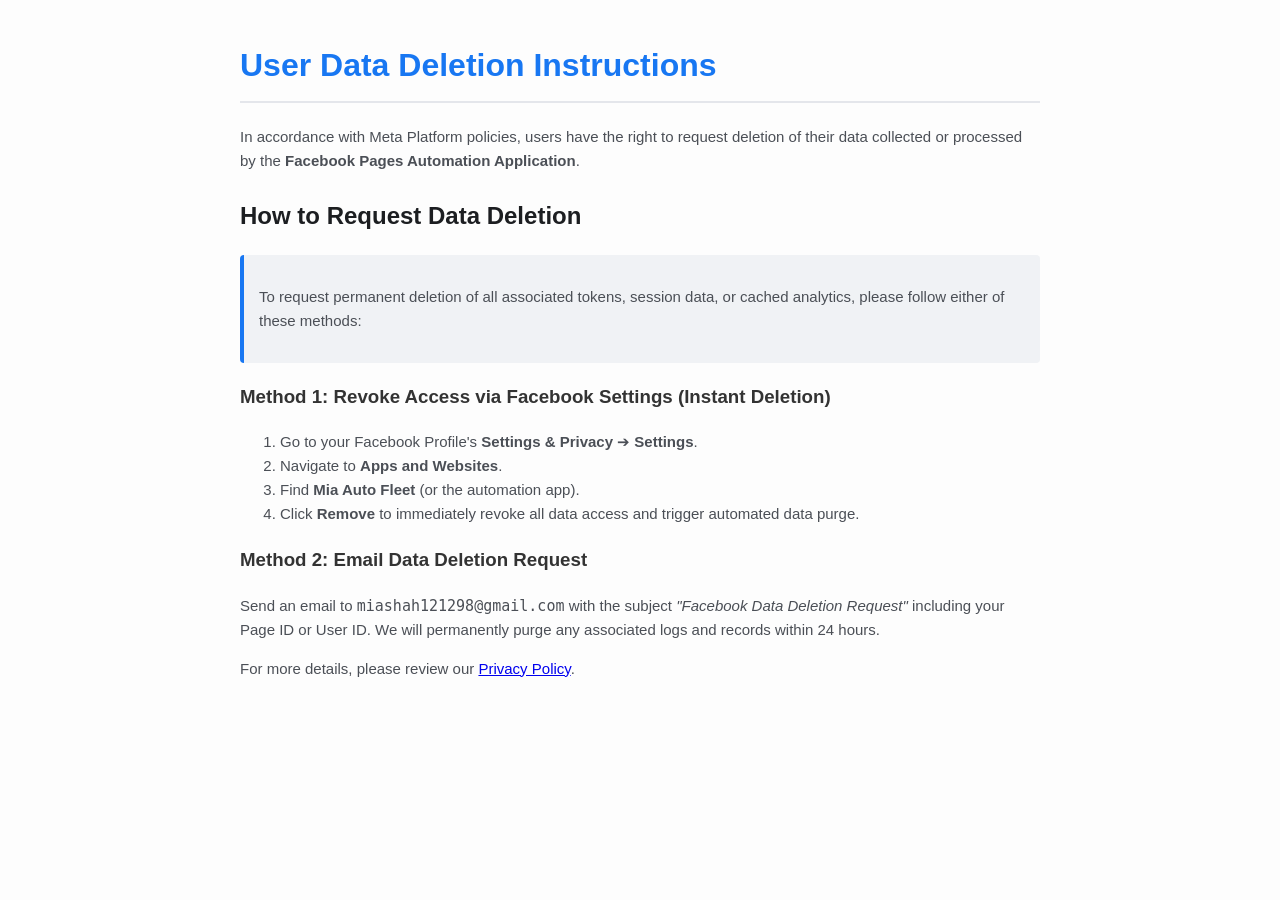
<file: docs/data-deletion.html>
<!DOCTYPE html>
<html lang="en">
<head>
  <meta charset="UTF-8">
  <meta name="viewport" content="width=device-width, initial-scale=1.0">
  <title>User Data Deletion Instructions - Facebook Pages Automation</title>
  <style>
    body {
      font-family: -apple-system, BlinkMacSystemFont, 'Segoe UI', Roboto, Helvetica, Arial, sans-serif;
      line-height: 1.6;
      color: #333;
      max-width: 800px;
      margin: 40px auto;
      padding: 0 20px;
      background: #fdfdfd;
    }
    h1 { color: #1877f2; border-bottom: 2px solid #e4e6eb; padding-bottom: 10px; }
    h2 { color: #1c1e21; margin-top: 24px; }
    p, li { font-size: 15px; color: #4b4f56; }
    .box { background: #f0f2f5; border-left: 4px solid #1877f2; padding: 15px; margin: 15px 0; border-radius: 4px; }
  </style>
</head>
<body>
  <h1>User Data Deletion Instructions</h1>

  <p>In accordance with Meta Platform policies, users have the right to request deletion of their data collected or processed by the <strong>Facebook Pages Automation Application</strong>.</p>

  <h2>How to Request Data Deletion</h2>
  <div class="box">
    <p>To request permanent deletion of all associated tokens, session data, or cached analytics, please follow either of these methods:</p>
  </div>

  <h3>Method 1: Revoke Access via Facebook Settings (Instant Deletion)</h3>
  <ol>
    <li>Go to your Facebook Profile's <strong>Settings & Privacy</strong> ➔ <strong>Settings</strong>.</li>
    <li>Navigate to <strong>Apps and Websites</strong>.</li>
    <li>Find <strong>Mia Auto Fleet</strong> (or the automation app).</li>
    <li>Click <strong>Remove</strong> to immediately revoke all data access and trigger automated data purge.</li>
  </ol>

  <h3>Method 2: Email Data Deletion Request</h3>
  <p>Send an email to <code>miashah121298@gmail.com</code> with the subject <em>"Facebook Data Deletion Request"</em> including your Page ID or User ID. We will permanently purge any associated logs and records within 24 hours.</p>

  <p>For more details, please review our <a href="privacy.html">Privacy Policy</a>.</p>
</body>
</html>
</file>
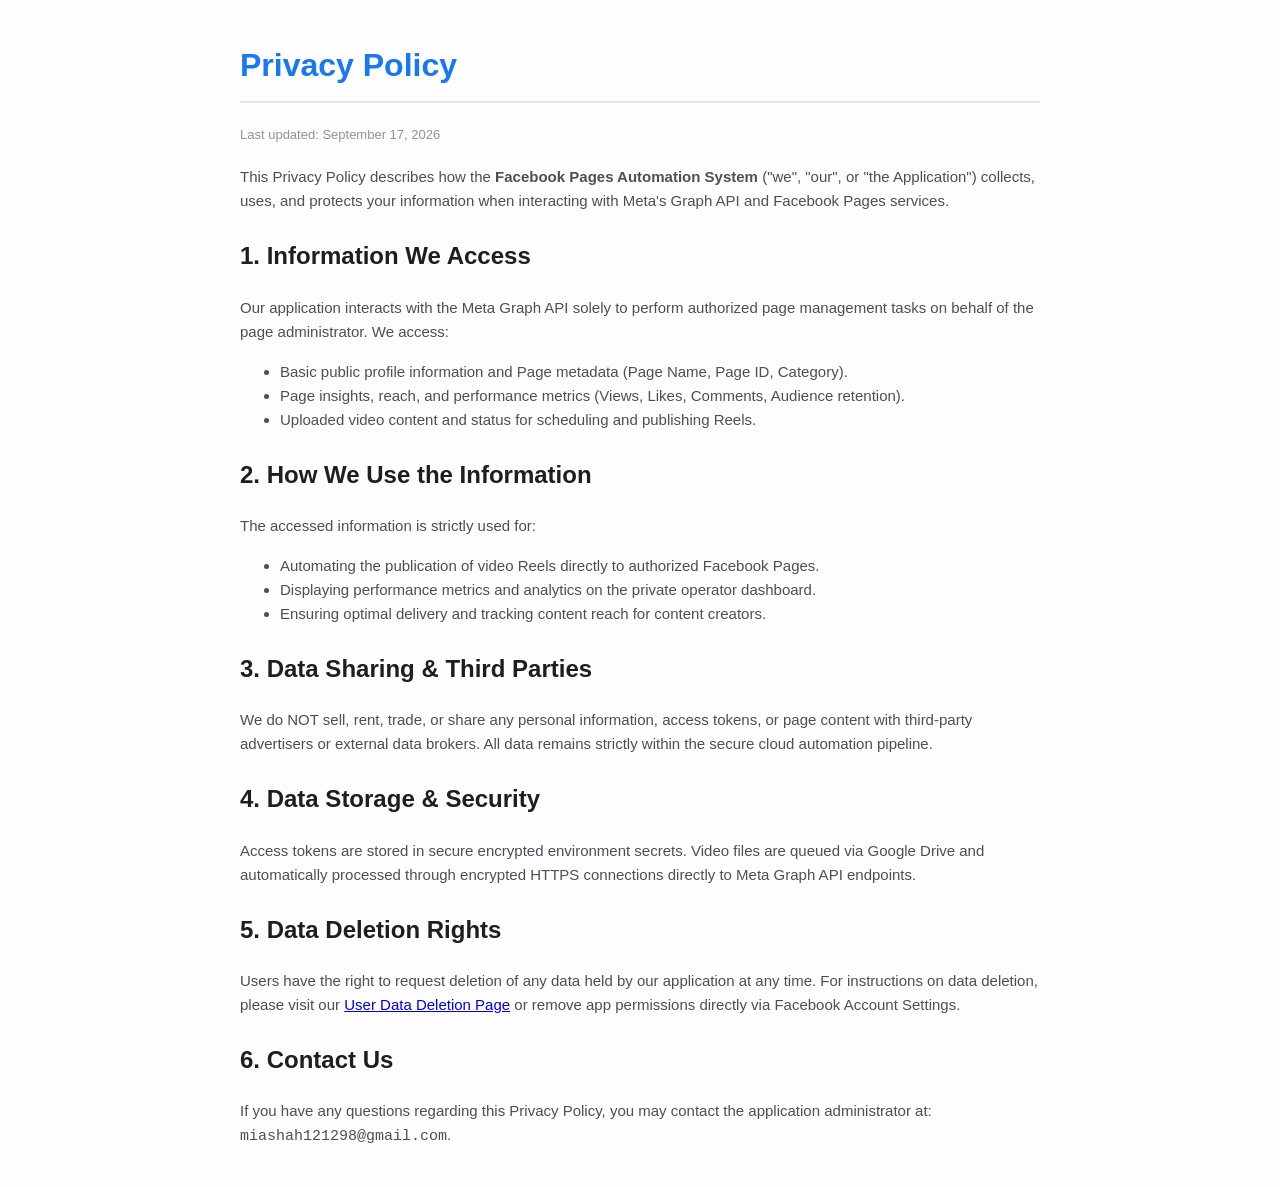
<file: docs/privacy.html>
<!DOCTYPE html>
<html lang="en">
<head>
  <meta charset="UTF-8">
  <meta name="viewport" content="width=device-width, initial-scale=1.0">
  <title>Privacy Policy - Facebook Pages Automation</title>
  <style>
    body {
      font-family: -apple-system, BlinkMacSystemFont, 'Segoe UI', Roboto, Helvetica, Arial, sans-serif;
      line-height: 1.6;
      color: #333;
      max-width: 800px;
      margin: 40px auto;
      padding: 0 20px;
      background: #fdfdfd;
    }
    h1 { color: #1877f2; border-bottom: 2px solid #e4e6eb; padding-bottom: 10px; }
    h2 { color: #1c1e21; margin-top: 24px; }
    p, li { font-size: 15px; color: #4b4f56; }
    .updated { color: #8d949e; font-size: 13px; margin-bottom: 20px; }
  </style>
</head>
<body>
  <h1>Privacy Policy</h1>
  <div class="updated">Last updated: September 17, 2026</div>

  <p>This Privacy Policy describes how the <strong>Facebook Pages Automation System</strong> ("we", "our", or "the Application") collects, uses, and protects your information when interacting with Meta's Graph API and Facebook Pages services.</p>

  <h2>1. Information We Access</h2>
  <p>Our application interacts with the Meta Graph API solely to perform authorized page management tasks on behalf of the page administrator. We access:</p>
  <ul>
    <li>Basic public profile information and Page metadata (Page Name, Page ID, Category).</li>
    <li>Page insights, reach, and performance metrics (Views, Likes, Comments, Audience retention).</li>
    <li>Uploaded video content and status for scheduling and publishing Reels.</li>
  </ul>

  <h2>2. How We Use the Information</h2>
  <p>The accessed information is strictly used for:</p>
  <ul>
    <li>Automating the publication of video Reels directly to authorized Facebook Pages.</li>
    <li>Displaying performance metrics and analytics on the private operator dashboard.</li>
    <li>Ensuring optimal delivery and tracking content reach for content creators.</li>
  </ul>

  <h2>3. Data Sharing & Third Parties</h2>
  <p>We do NOT sell, rent, trade, or share any personal information, access tokens, or page content with third-party advertisers or external data brokers. All data remains strictly within the secure cloud automation pipeline.</p>

  <h2>4. Data Storage & Security</h2>
  <p>Access tokens are stored in secure encrypted environment secrets. Video files are queued via Google Drive and automatically processed through encrypted HTTPS connections directly to Meta Graph API endpoints.</p>

  <h2>5. Data Deletion Rights</h2>
  <p>Users have the right to request deletion of any data held by our application at any time. For instructions on data deletion, please visit our <a href="data-deletion.html">User Data Deletion Page</a> or remove app permissions directly via Facebook Account Settings.</p>

  <h2>6. Contact Us</h2>
  <p>If you have any questions regarding this Privacy Policy, you may contact the application administrator at: <code>miashah121298@gmail.com</code>.</p>
</body>
</html>
</file>
